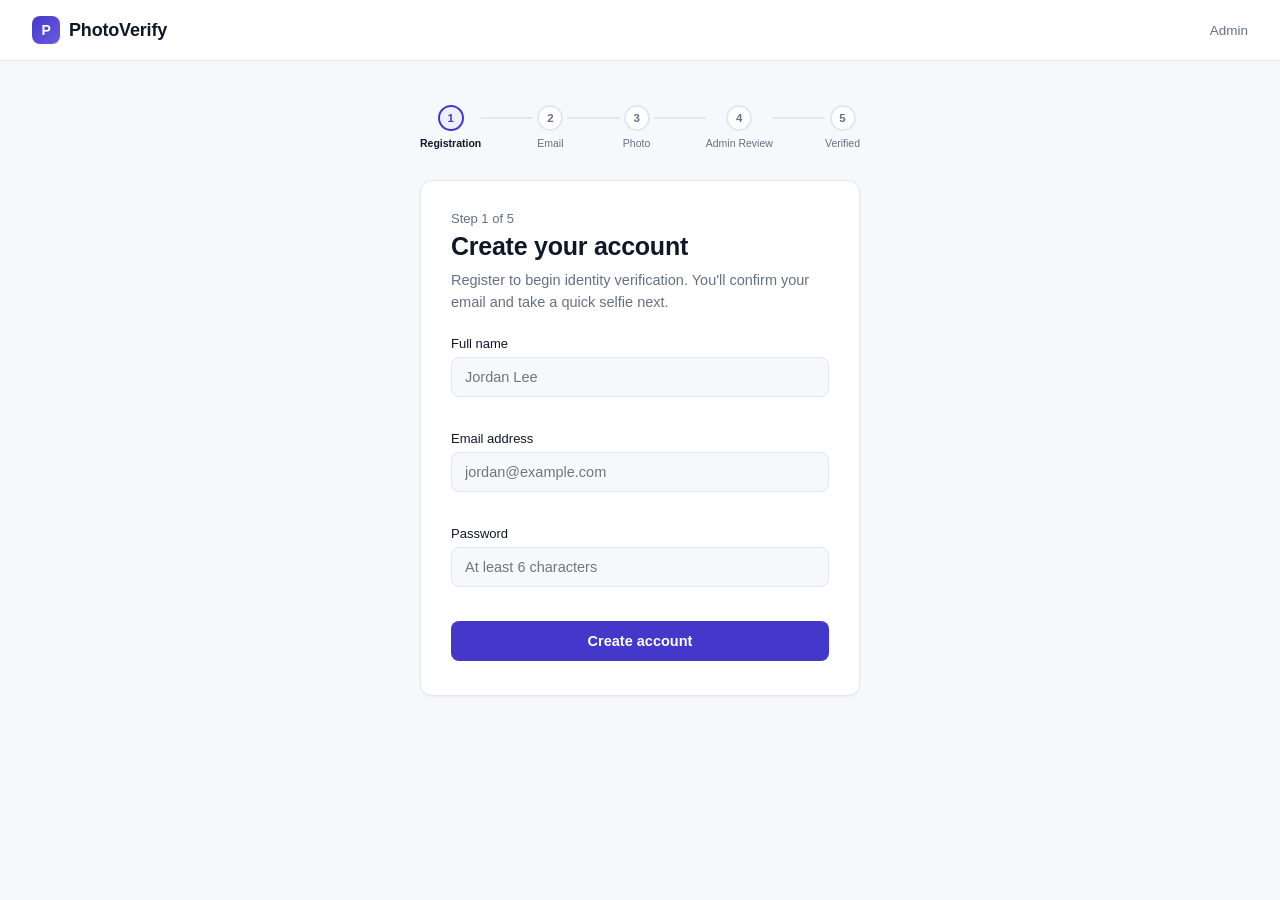
<file: index.html>
<!DOCTYPE html>
<html lang="en">
<head>
<meta charset="UTF-8" />
<meta http-equiv="refresh" content="0; url=register.html" />
<title>PhotoVerify</title>
</head>
<body>
<p>Redirecting to <a href="register.html">register.html</a>…</p>
</body>
</html>
</file>
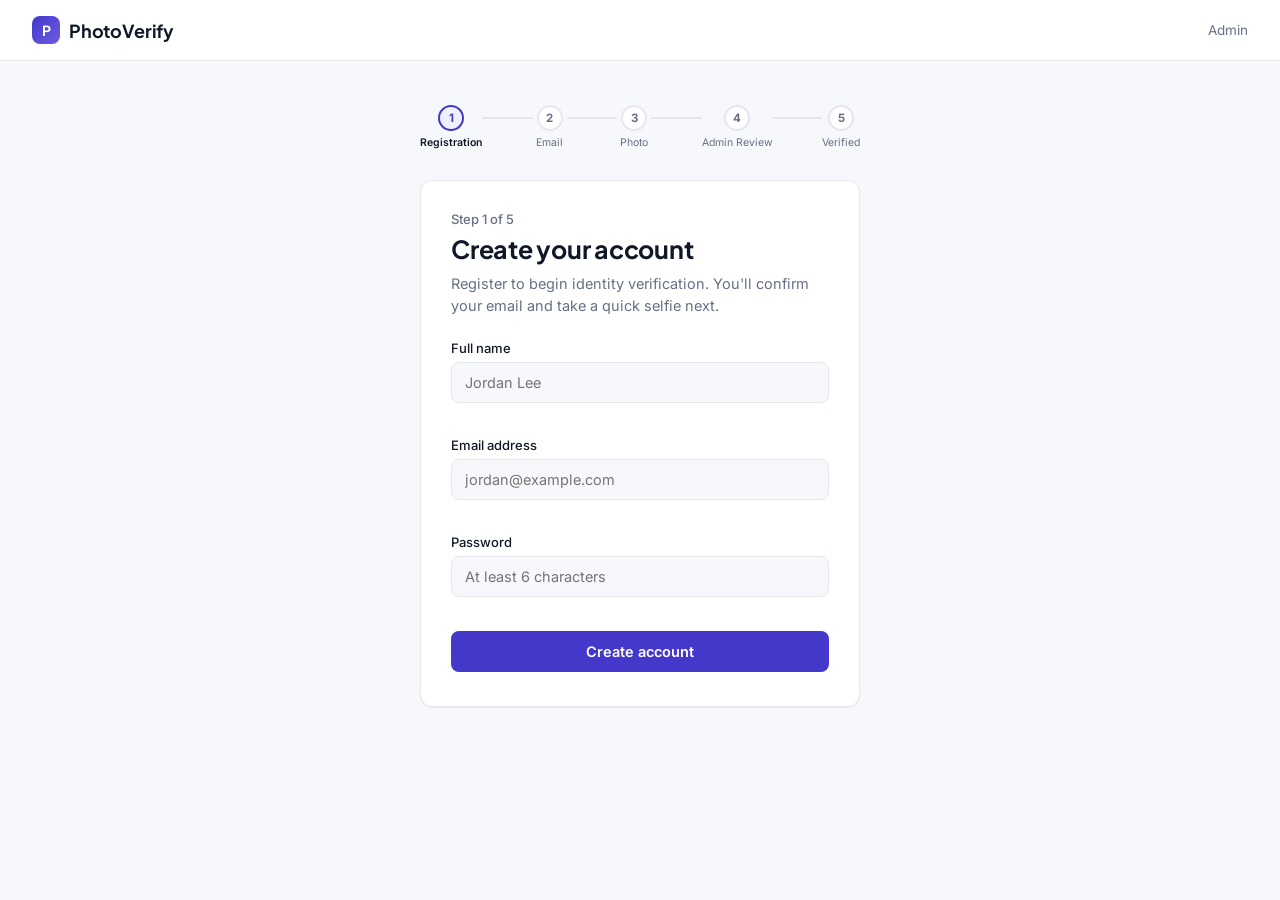
<file: dashboard.html>
<!DOCTYPE html>
<html lang="en">
<head>
<meta charset="UTF-8" />
<meta name="viewport" content="width=device-width, initial-scale=1.0" />
<title>Dashboard — PhotoVerify</title>
<link rel="stylesheet" href="styles.css" />
</head>
<body>

<div class="topbar">
  <div class="brand"><span class="logo-mark">P</span>PhotoVerify</div>
  <nav>
    <span class="user-chip" id="userChip"></span>
    <a href="admin.html">Admin</a>
    <a href="#" id="logoutLink">Log out</a>
  </nav>
</div>

<div class="dash-wrap">
  <div class="dash-header">
    <h1 id="greeting">Welcome</h1>
    <p id="subGreeting">Here's your verification status and account access.</p>
  </div>

  <div class="stat-grid">
    <div class="stat-card">
      <div class="stat-label">Email Verified</div>
      <div class="stat-value"><span class="badge yes">Yes</span></div>
    </div>
    <div class="stat-card">
      <div class="stat-label">Photo Verified</div>
      <div class="stat-value" id="photoStat"></div>
    </div>
    <div class="stat-card">
      <div class="stat-label">Manual Verified</div>
      <div class="stat-value" id="manualStat"></div>
    </div>
  </div>

  <div id="panelArea"></div>
</div>

<script src="store.js"></script>
<script src="progress.js"></script>
<script>
  function badgeHTML(isYes) {
    return `<span class="badge ${isYes ? "yes" : "no"}">${isYes ? "✓ Yes" : "No"}</span>`;
  }

  function render() {
    const user = Store.getCurrentUser();
    if (!user) { window.location.href = "register.html"; return; }
    if (!user.emailVerified) { window.location.href = "email-verify.html"; return; }
    if (!user.selfie) { window.location.href = "verify.html"; return; }

    // The dashboard is protected: unverified users are redirected back to the
    // pending screen rather than seeing any dashboard content.
    const fullyVerified = Store.isFullyVerified(user);
    if (!fullyVerified) {
      window.location.href = "pending.html";
      return;
    }

    document.getElementById("userChip").textContent = user.name;
    document.getElementById("greeting").textContent = "Welcome, " + user.name.split(" ")[0];
    document.getElementById("photoStat").innerHTML = badgeHTML(user.photoVerified === true);
    document.getElementById("manualStat").innerHTML = badgeHTML(user.manualVerified === true);
    document.getElementById("subGreeting").textContent = "You're verified. Full website access is unlocked.";

    document.getElementById("panelArea").innerHTML = `
      <div class="unlocked-panel">
        <span class="badge verified" style="margin-bottom:12px;">✓ Verified — Full Website Access</span>
        <h3 style="margin:4px 0 4px; font-size:19px;">Everything is unlocked</h3>
        <p style="color:var(--ink-soft); font-size:14px; margin:0;">Your identity has been confirmed by both the automated photo check and a manual admin review.</p>
        <div class="feature-grid">
          <div class="feature-tile"><div class="feature-glyph">💳</div><div class="feature-name">Payments</div></div>
          <div class="feature-tile"><div class="feature-glyph">📁</div><div class="feature-name">Private files</div></div>
          <div class="feature-tile"><div class="feature-glyph">💬</div><div class="feature-name">Messaging</div></div>
          <div class="feature-tile"><div class="feature-glyph">📊</div><div class="feature-name">Analytics</div></div>
          <div class="feature-tile"><div class="feature-glyph">⚙️</div><div class="feature-name">Settings</div></div>
          <div class="feature-tile"><div class="feature-glyph">🔐</div><div class="feature-name">Security</div></div>
        </div>
      </div>
    `;
  }

  document.getElementById("logoutLink").addEventListener("click", (e) => {
    e.preventDefault();
    Store.logout();
    window.location.href = "register.html";
  });

  render();
</script>

</body>
</html>
</file>
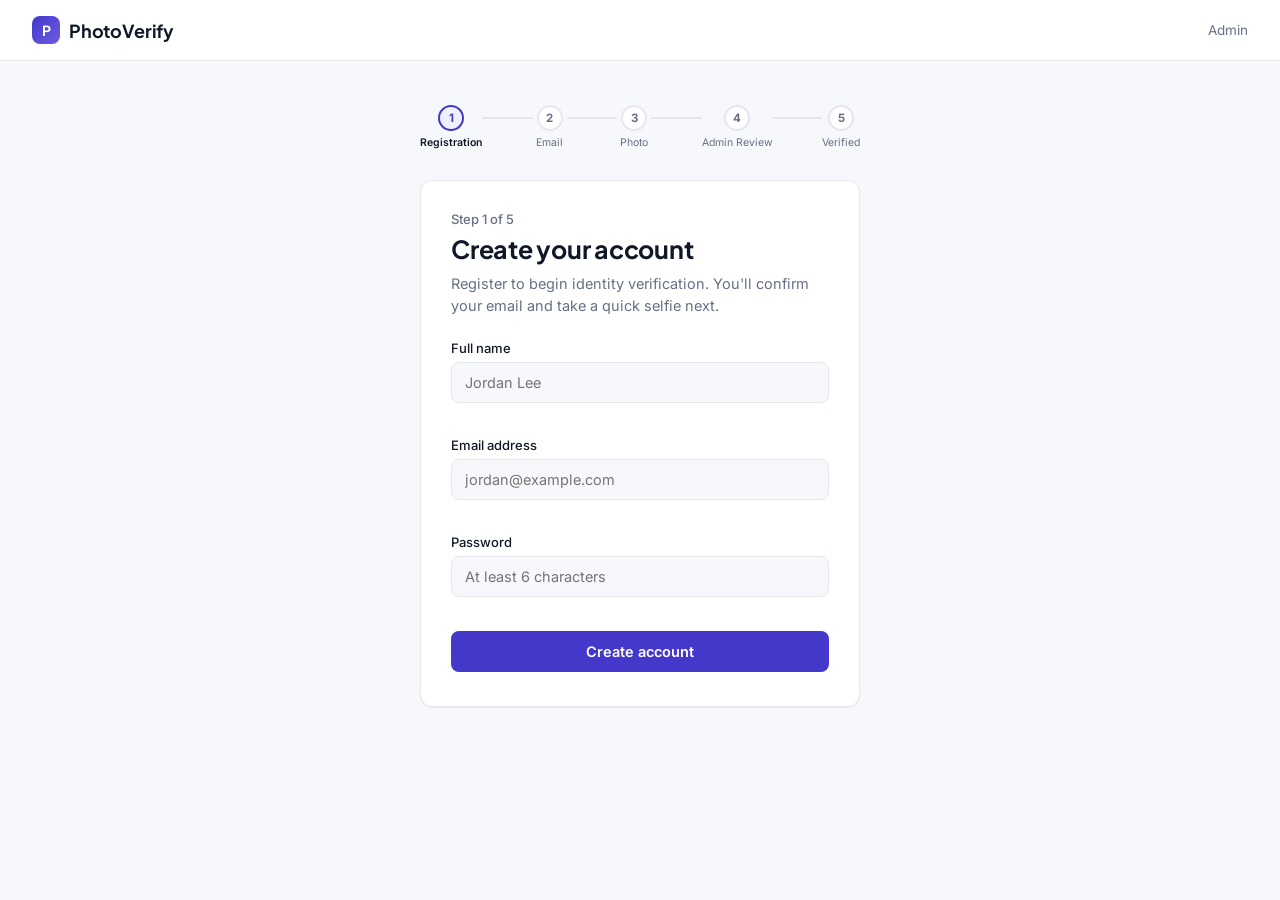
<file: email-verify.html>
<!DOCTYPE html>
<html lang="en">
<head>
<meta charset="UTF-8" />
<meta name="viewport" content="width=device-width, initial-scale=1.0" />
<title>Verify your email — PhotoVerify</title>
<link rel="stylesheet" href="styles.css" />
</head>
<body>

<div class="topbar">
  <div class="brand"><span class="logo-mark">P</span>PhotoVerify</div>
  <nav>
    <span class="user-chip" id="userChip"></span>
    <a href="admin.html">Admin</a>
  </nav>
</div>

<div class="page">
  <div class="stage">
    <div class="pstep-wrap" id="progressBar"></div>
    <div class="card">
      <p class="eyebrow-line">Step 2 of 5</p>
      <h1 class="title">Verify your email</h1>
      <p class="lede" id="ledeText">We've sent a confirmation link to your inbox. In this demo, just click the button below to simulate confirming it.</p>

      <div class="info-banner">
        <span>✉️</span>
        <span id="emailLine">Confirming email for you.</span>
      </div>

      <button id="verifyBtn" class="btn btn-primary">Verify Email</button>
    </div>
  </div>
</div>

<script src="store.js"></script>
<script src="progress.js"></script>
<script>
  const user = Store.getCurrentUser();
  if (!user) {
    window.location.href = "register.html";
  } else if (user.emailVerified) {
    window.location.href = pageForStatus(Store.getStatus(user));
  } else {
    document.getElementById("userChip").textContent = user.name;
    document.getElementById("emailLine").textContent = "Confirmation link sent to " + user.email;
  }

  renderProgress(1);

  const verifyBtn = document.getElementById("verifyBtn");
  verifyBtn.addEventListener("click", () => {
    verifyBtn.disabled = true;
    verifyBtn.textContent = "Verifying…";
    setTimeout(() => {
      Store.verifyEmail(user.id);
      window.location.href = "verify.html";
    }, 500);
  });
</script>

</body>
</html>
</file>
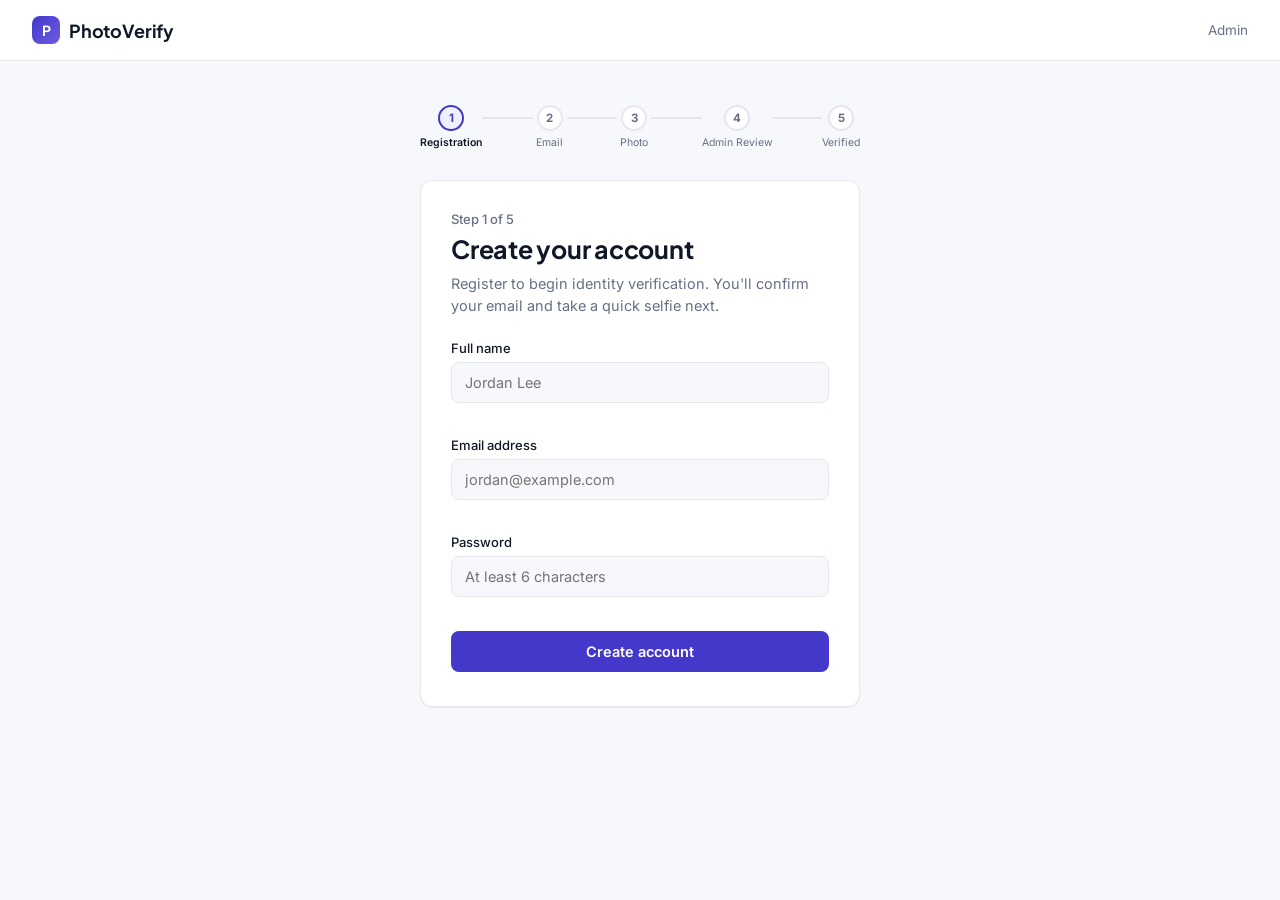
<file: pending.html>
<!DOCTYPE html>
<html lang="en">
<head>
<meta charset="UTF-8" />
<meta name="viewport" content="width=device-width, initial-scale=1.0" />
<title>Verification pending — PhotoVerify</title>
<link rel="stylesheet" href="styles.css" />
</head>
<body>

<div class="topbar">
  <div class="brand"><span class="logo-mark">P</span>PhotoVerify</div>
  <nav>
    <span class="user-chip" id="userChip"></span>
    <a href="admin.html">Admin</a>
    <a href="#" id="logoutLink">Log out</a>
  </nav>
</div>

<div class="page center">
  <div class="stage">
    <div class="pstep-wrap" id="progressBar"></div>
    <div class="card">
      <div class="status-icon pending">⏳</div>
      <h1 class="title">Verification Pending</h1>
      <p class="lede" id="ledeText">Thanks — we've received your selfie. An admin needs to complete a manual review before your account is fully verified.</p>

      <ul class="checklist">
        <li><span>Email Verified</span><span class="badge yes">Yes</span></li>
        <li><span>Photo Verified</span><span class="badge" id="photoBadge">—</span></li>
        <li><span>Manual Verified</span><span class="badge" id="manualBadge">—</span></li>
      </ul>

      <div class="access-banner locked">Your dashboard stays locked until both checks are approved.</div>
    </div>
    <p style="text-align:center; font-size:13px; color:var(--ink-soft); margin-top:16px;">
      This page updates once an admin reviews your selfie. <a href="#" id="refreshLink">Refresh status</a>
    </p>
  </div>
</div>

<script src="store.js"></script>
<script src="progress.js"></script>
<script>
  function render() {
    const user = Store.getCurrentUser();
    if (!user) { window.location.href = "register.html"; return; }
    if (!user.emailVerified) { window.location.href = "email-verify.html"; return; }
    if (!user.selfie) { window.location.href = "verify.html"; return; }

    const status = Store.getStatus(user);
    if (status === "verified") { window.location.href = "dashboard.html"; return; }

    document.getElementById("userChip").textContent = user.name;
    renderProgress(stepIndexForStatus(status));

    const photoDone = user.photoVerified === true;
    const manualDone = user.manualVerified === true;

    const photoBadge = document.getElementById("photoBadge");
    photoBadge.textContent = photoDone ? "Yes" : "No";
    photoBadge.className = "badge " + (photoDone ? "yes" : "no");

    const manualBadge = document.getElementById("manualBadge");
    manualBadge.textContent = manualDone ? "Yes" : "No";
    manualBadge.className = "badge " + (manualDone ? "yes" : "no");
  }

  document.getElementById("refreshLink").addEventListener("click", (e) => {
    e.preventDefault();
    render();
  });
  document.getElementById("logoutLink").addEventListener("click", (e) => {
    e.preventDefault();
    Store.logout();
    window.location.href = "register.html";
  });

  render();
</script>

</body>
</html>
</file>
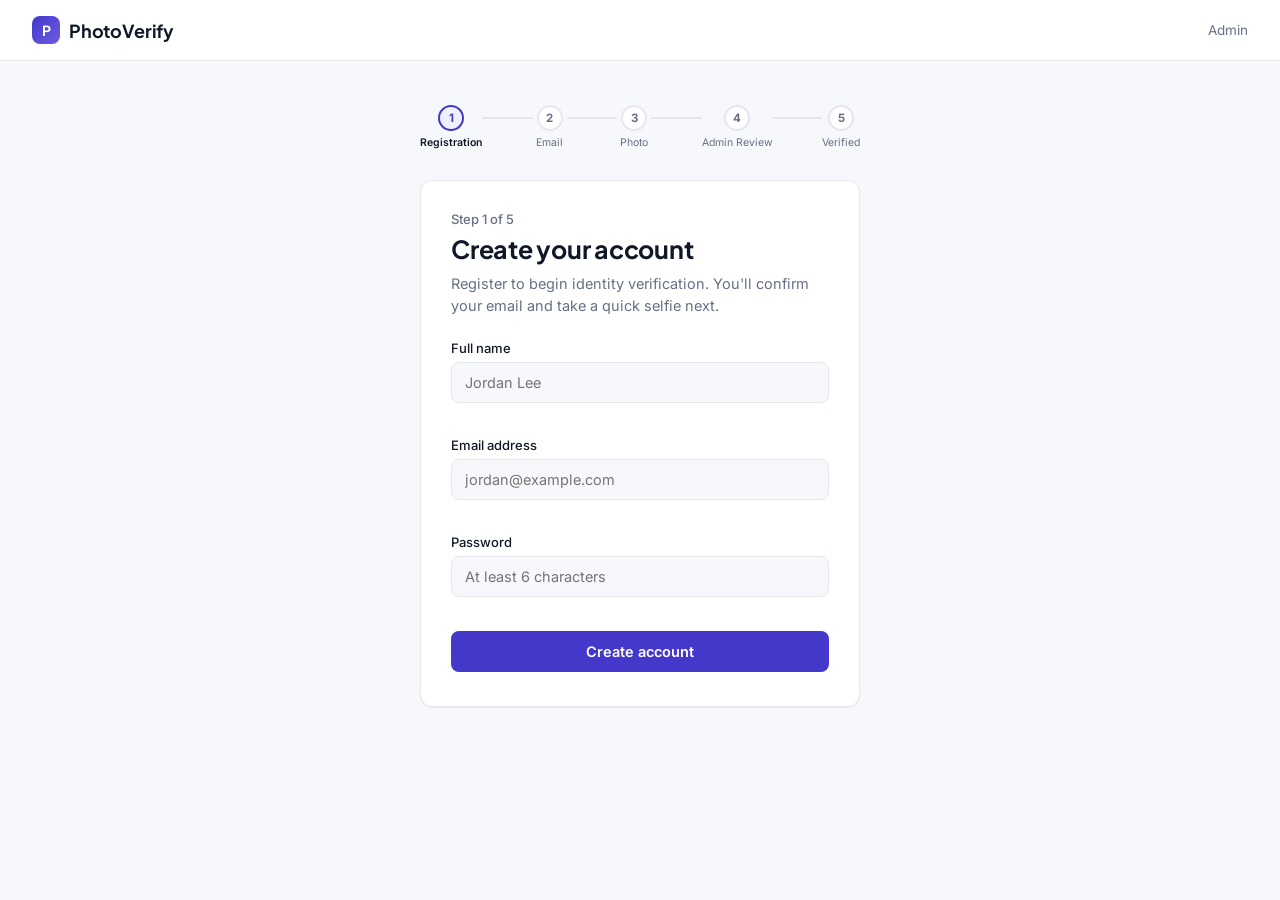
<file: register.html>
<!DOCTYPE html>
<html lang="en">
<head>
<meta charset="UTF-8" />
<meta name="viewport" content="width=device-width, initial-scale=1.0" />
<title>Register — PhotoVerify</title>
<link rel="stylesheet" href="styles.css" />
</head>
<body>

<div class="topbar">
  <div class="brand"><span class="logo-mark">P</span>PhotoVerify</div>
  <nav><a href="admin.html">Admin</a></nav>
</div>

<div class="page">
  <div class="stage">
    <div class="pstep-wrap" id="progressBar"></div>
    <div class="card">
      <p class="eyebrow-line">Step 1 of 5</p>
      <h1 class="title">Create your account</h1>
      <p class="lede">Register to begin identity verification. You'll confirm your email and take a quick selfie next.</p>

      <div class="form-error" id="formError"></div>

      <form id="registerForm">
        <div class="field-group">
          <label for="name">Full name</label>
          <input type="text" id="name" placeholder="Jordan Lee" autocomplete="name" />
          <div class="field-error" id="nameError"></div>
        </div>
        <div class="field-group">
          <label for="email">Email address</label>
          <input type="email" id="email" placeholder="jordan@example.com" autocomplete="email" />
          <div class="field-error" id="emailError"></div>
        </div>
        <div class="field-group">
          <label for="password">Password</label>
          <input type="password" id="password" placeholder="At least 6 characters" autocomplete="new-password" />
          <div class="field-error" id="passwordError"></div>
        </div>
        <button type="submit" class="btn btn-primary">Create account</button>
      </form>
    </div>
  </div>
</div>

<script src="store.js"></script>
<script src="progress.js"></script>
<script>
  renderProgress(0);

  // If already mid-flow, skip straight to the right step
  const existing = Store.getCurrentUser();
  if (existing) {
    window.location.href = pageForStatus(Store.getStatus(existing));
  }

  const form = document.getElementById("registerForm");
  const formError = document.getElementById("formError");

  function clearErrors() {
    formError.classList.remove("show");
    formError.textContent = "";
    document.querySelectorAll(".field-error").forEach((el) => (el.textContent = ""));
  }

  form.addEventListener("submit", function (e) {
    e.preventDefault();
    clearErrors();

    const name = document.getElementById("name").value.trim();
    const email = document.getElementById("email").value.trim();
    const password = document.getElementById("password").value;
    let hasError = false;

    if (!name) {
      document.getElementById("nameError").textContent = "Please enter your full name.";
      hasError = true;
    }
    if (!email || !/^[^\s@]+@[^\s@]+\.[^\s@]+$/.test(email)) {
      document.getElementById("emailError").textContent = "Please enter a valid email address.";
      hasError = true;
    }
    if (!password || password.length < 6) {
      document.getElementById("passwordError").textContent = "Password must be at least 6 characters.";
      hasError = true;
    }
    if (hasError) return;

    const result = Store.register(name, email, password);
    if (result.error) {
      formError.textContent = result.error;
      formError.classList.add("show");
      return;
    }
    window.location.href = "email-verify.html";
  });
</script>

</body>
</html>
</file>
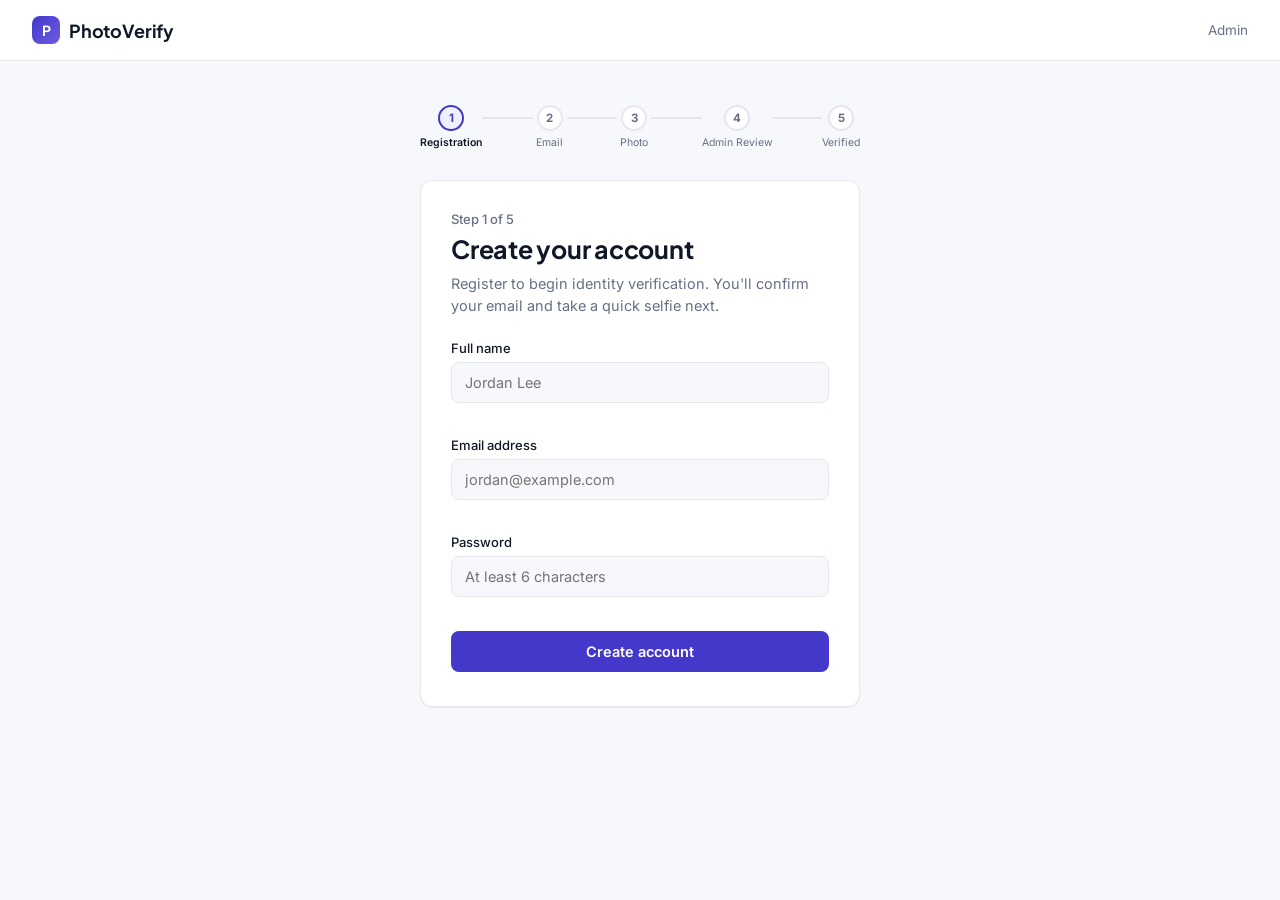
<file: verify.html>
<!DOCTYPE html>
<html lang="en">
<head>
<meta charset="UTF-8" />
<meta name="viewport" content="width=device-width, initial-scale=1.0" />
<title>Photo verification — PhotoVerify</title>
<link rel="stylesheet" href="styles.css" />
</head>
<body>

<div class="topbar">
  <div class="brand"><span class="logo-mark">P</span>PhotoVerify</div>
  <nav>
    <span class="user-chip" id="userChip"></span>
    <a href="admin.html">Admin</a>
  </nav>
</div>

<div class="page">
  <div class="stage">
    <div class="pstep-wrap" id="progressBar"></div>
    <div class="card">
      <p class="eyebrow-line">Step 3 of 5</p>
      <h1 class="title">Take a verification selfie</h1>

      <div class="instruction-banner">
        <span>👍</span>
        <span>Please take a selfie showing a thumbs up. Make sure your face and hand are both clearly visible in the frame.</span>
      </div>

      <div id="errorBox" class="error-box" style="display:none;"></div>

      <div class="frame-wrap" id="frameWrap">
        <div class="frame-idle" id="frameIdle">
          <span class="camera-glyph">📷</span>
          <span>Camera is off. Click "Start Camera" below to begin.</span>
        </div>
        <video id="video" autoplay playsinline muted style="display:none;"></video>
        <canvas id="canvas" style="display:none;"></canvas>
        <img id="previewImg" style="display:none;" alt="Captured selfie preview" />
        <div class="frame-notch" id="frameNotch" style="display:none;"></div>
        <div class="camera-status" id="cameraStatus" style="display:none;"></div>
      </div>

      <div id="startControls">
        <button id="startBtn" class="btn btn-primary">Start Camera</button>
      </div>

      <div id="captureControls" style="display:none;">
        <button id="captureBtn" class="btn btn-primary">Capture Selfie</button>
      </div>

      <div id="previewControls" class="btn-row" style="display:none;">
        <button id="retakeBtn" class="btn btn-ghost">Retake</button>
        <button id="submitBtn" class="btn btn-teal">Submit for Verification</button>
      </div>
    </div>
  </div>
</div>

<script src="store.js"></script>
<script src="progress.js"></script>
<script>
  const currentUser = Store.getCurrentUser();
  if (!currentUser) {
    window.location.href = "register.html";
  } else if (!currentUser.emailVerified) {
    window.location.href = "email-verify.html";
  } else if (currentUser.selfie) {
    window.location.href = pageForStatus(Store.getStatus(currentUser));
  } else {
    document.getElementById("userChip").textContent = currentUser.name;
  }

  renderProgress(2);

  const video = document.getElementById("video");
  const canvas = document.getElementById("canvas");
  const previewImg = document.getElementById("previewImg");
  const frameIdle = document.getElementById("frameIdle");
  const frameNotch = document.getElementById("frameNotch");
  const cameraStatus = document.getElementById("cameraStatus");
  const errorBox = document.getElementById("errorBox");

  const startControls = document.getElementById("startControls");
  const captureControls = document.getElementById("captureControls");
  const previewControls = document.getElementById("previewControls");
  const startBtn = document.getElementById("startBtn");
  const captureBtn = document.getElementById("captureBtn");
  const retakeBtn = document.getElementById("retakeBtn");
  const submitBtn = document.getElementById("submitBtn");

  let stream = null;
  let capturedDataUrl = null;

  function showError(msg) {
    errorBox.style.display = "block";
    errorBox.innerHTML = msg + '<br><span class="retry-link" id="retryLink">Try again</span>';
    document.getElementById("retryLink").addEventListener("click", () => {
      errorBox.style.display = "none";
      startCamera();
    });
  }
  function hideError() { errorBox.style.display = "none"; }

  async function startCamera() {
    hideError();
    startBtn.disabled = true;
    startBtn.textContent = "Requesting camera access…";

    if (!navigator.mediaDevices || !navigator.mediaDevices.getUserMedia) {
      showError("Your browser doesn't support camera access. Please try a recent version of Chrome, Safari, or Edge.");
      startBtn.disabled = false;
      startBtn.textContent = "Start Camera";
      return;
    }

    try {
      stream = await navigator.mediaDevices.getUserMedia({ video: { facingMode: "user" }, audio: false });
      video.srcObject = stream;
      frameIdle.style.display = "none";
      video.style.display = "block";
      frameNotch.style.display = "block";
      cameraStatus.style.display = "block";
      cameraStatus.textContent = "Center your face and hand, then capture";
      startControls.style.display = "none";
      captureControls.style.display = "block";
    } catch (err) {
      let msg;
      if (err.name === "NotAllowedError" || err.name === "PermissionDeniedError") {
        msg = "Camera permission was denied. Please allow camera access in your browser's site settings and try again.";
      } else if (err.name === "NotFoundError" || err.name === "DevicesNotFoundError") {
        msg = "No camera was found on this device. Please connect a camera and try again.";
      } else if (err.name === "NotReadableError") {
        msg = "Your camera is already in use by another app. Please close it and try again.";
      } else {
        msg = "We couldn't access your camera. Please check your permissions and try again.";
      }
      showError(msg);
      startBtn.disabled = false;
      startBtn.textContent = "Start Camera";
    }
  }

  function stopCamera() {
    if (stream) { stream.getTracks().forEach((t) => t.stop()); stream = null; }
  }

  startBtn.addEventListener("click", startCamera);

  captureBtn.addEventListener("click", () => {
    const w = video.videoWidth;
    const h = video.videoHeight;
    canvas.width = w;
    canvas.height = h;
    const ctx = canvas.getContext("2d");
    ctx.translate(w, 0);
    ctx.scale(-1, 1);
    ctx.drawImage(video, 0, 0, w, h);
    capturedDataUrl = canvas.toDataURL("image/jpeg", 0.92);

    previewImg.src = capturedDataUrl;
    video.style.display = "none";
    previewImg.style.display = "block";
    cameraStatus.style.display = "none";
    captureControls.style.display = "none";
    previewControls.style.display = "flex";
    stopCamera();
  });

  retakeBtn.addEventListener("click", () => {
    capturedDataUrl = null;
    previewImg.style.display = "none";
    previewControls.style.display = "none";
    frameNotch.style.display = "none";
    frameIdle.style.display = "flex";
    startControls.style.display = "block";
    startBtn.disabled = false;
    startBtn.textContent = "Start Camera";
  });

  submitBtn.addEventListener("click", () => {
    if (!capturedDataUrl) return;
    submitBtn.disabled = true;
    retakeBtn.disabled = true;
    submitBtn.textContent = "Submitting…";
    Store.saveSelfie(currentUser.id, capturedDataUrl);
    window.location.href = "pending.html";
  });

  window.addEventListener("beforeunload", stopCamera);
</script>

</body>
</html>
</file>
<file: styles.css>
@import url('https://fonts.googleapis.com/css2?family=Plus+Jakarta+Sans:wght@500;600;700;800&family=Inter:wght@400;500;600&display=swap');

:root {
  --ink: #101828;
  --ink-soft: #667085;
  --paper: #F7F8FB;
  --card: #FFFFFF;
  --border: #E4E7EC;
  --primary: #4338CA;
  --primary-hover: #362E9E;
  --primary-bg: #EEF0FD;
  --teal: #067647;
  --teal-bg: #ECFDF3;
  --amber: #B45309;
  --amber-bg: #FEF6E7;
  --red: #DC2626;
  --red-bg: #FEF2F2;
  --focus: #4338CA;
  --radius: 12px;
  --shadow-sm: 0 1px 2px rgba(16, 24, 40, 0.05);
  --shadow-md: 0 4px 12px rgba(16, 24, 40, 0.06);
}

* { box-sizing: border-box; }

html, body {
  margin: 0;
  padding: 0;
  background: var(--paper);
  color: var(--ink);
  font-family: 'Inter', -apple-system, BlinkMacSystemFont, 'Segoe UI', sans-serif;
  -webkit-font-smoothing: antialiased;
}

h1, h2, h3, .brand {
  font-family: 'Plus Jakarta Sans', 'Inter', sans-serif;
  letter-spacing: -0.01em;
}

a { color: inherit; }

/* ---------- Top bar ---------- */
.topbar {
  display: flex;
  align-items: center;
  justify-content: space-between;
  padding: 16px 32px;
  border-bottom: 1px solid var(--border);
  background: var(--card);
  flex-wrap: wrap;
  gap: 10px;
  position: sticky;
  top: 0;
  z-index: 10;
}
.brand {
  font-size: 18px;
  font-weight: 700;
  display: flex;
  align-items: center;
  gap: 9px;
}
.brand .logo-mark {
  width: 28px;
  height: 28px;
  border-radius: 8px;
  background: linear-gradient(135deg, var(--primary), #6D5CE0);
  display: flex;
  align-items: center;
  justify-content: center;
  color: #fff;
  font-size: 14px;
  flex-shrink: 0;
}
.topbar nav { display: flex; align-items: center; gap: 18px; flex-wrap: wrap; }
.topbar nav a { font-size: 13.5px; text-decoration: none; color: var(--ink-soft); }
.topbar nav a:hover { color: var(--ink); }
.user-chip {
  font-size: 13px;
  color: var(--ink-soft);
  background: var(--paper);
  border: 1px solid var(--border);
  padding: 5px 10px;
  border-radius: 100px;
}

/* ---------- Page shell ---------- */
.page {
  min-height: calc(100vh - 65px);
  display: flex;
  align-items: flex-start;
  justify-content: center;
  padding: 44px 16px;
}
.page.center { align-items: center; }
.stage { width: 100%; max-width: 440px; }
.stage.wide { max-width: 1080px; }

.card {
  background: var(--card);
  border: 1px solid var(--border);
  border-radius: var(--radius);
  padding: 30px 30px 34px;
  box-shadow: var(--shadow-sm);
}
@media (max-width: 480px) {
  .card { padding: 22px 18px 26px; }
  .page { padding: 24px 12px; }
}

.eyebrow-line { font-size: 13px; color: var(--ink-soft); margin: 0 0 6px; font-weight: 500; }
h1.title { font-size: 25px; margin: 0 0 8px; font-weight: 700; }
p.lede { color: var(--ink-soft); font-size: 14.5px; line-height: 1.55; margin: 0 0 22px; }

/* ---------- Progress stepper ---------- */
.pstep-wrap {
  display: flex;
  align-items: flex-start;
  margin-bottom: 30px;
}
.pstep {
  display: flex;
  flex-direction: column;
  align-items: center;
  gap: 6px;
  min-width: 34px;
}
.pstep-dot {
  width: 26px;
  height: 26px;
  border-radius: 50%;
  background: var(--card);
  border: 2px solid var(--border);
  color: var(--ink-soft);
  font-size: 11.5px;
  font-weight: 700;
  display: flex;
  align-items: center;
  justify-content: center;
  flex-shrink: 0;
}
.pstep.active .pstep-dot { border-color: var(--primary); color: var(--primary); background: var(--primary-bg); }
.pstep.done .pstep-dot { border-color: var(--teal); background: var(--teal); color: #fff; }
.pstep-label {
  font-size: 10.5px;
  color: var(--ink-soft);
  text-align: center;
  white-space: nowrap;
  max-width: 70px;
  line-height: 1.2;
}
.pstep.active .pstep-label { color: var(--ink); font-weight: 600; }
.pstep.done .pstep-label { color: var(--teal); font-weight: 600; }
.pstep-line { flex: 1; height: 2px; background: var(--border); margin-top: 12px; }
.pstep-line.done { background: var(--teal); }

@media (max-width: 480px) {
  .pstep-label { font-size: 9px; max-width: 52px; }
}

/* ---------- Forms ---------- */
.field-group { margin-bottom: 4px; }
label { display: block; font-size: 13px; font-weight: 500; margin-bottom: 6px; color: var(--ink); }
input[type="text"], input[type="email"], input[type="password"] {
  width: 100%;
  padding: 11px 13px;
  border: 1px solid var(--border);
  border-radius: 8px;
  font-size: 14.5px;
  font-family: inherit;
  margin-bottom: 6px;
  background: var(--paper);
  color: var(--ink);
}
input:focus { outline: 2px solid var(--focus); outline-offset: 1px; background: var(--card); }
.field-error { color: var(--red); font-size: 12.5px; min-height: 16px; margin-bottom: 12px; }

button { font-family: inherit; cursor: pointer; }
.btn {
  width: 100%;
  padding: 12px 16px;
  border-radius: 8px;
  border: none;
  font-size: 14.5px;
  font-weight: 600;
  display: flex;
  align-items: center;
  justify-content: center;
  gap: 8px;
}
.btn-primary { background: var(--primary); color: #fff; }
.btn-primary:hover { background: var(--primary-hover); }
.btn-primary:disabled { background: #C7C9EF; cursor: not-allowed; }
.btn-ghost { background: transparent; color: var(--ink); border: 1px solid var(--border); }
.btn-ghost:hover { background: var(--paper); }
.btn-teal { background: var(--teal); color: #fff; }
.btn-teal:hover { background: #05532F; }
.btn-teal:disabled { background: #A7D9BE; cursor: not-allowed; }
.btn-row { display: flex; gap: 10px; margin-top: 16px; }
.btn-row .btn { margin-top: 0; }

.form-error {
  background: var(--red-bg); color: var(--red); border: 1px solid #F6CDCD;
  border-radius: 8px; padding: 11px 13px; font-size: 13.5px; margin-bottom: 16px; display: none;
}
.form-error.show { display: block; }

/* ---------- Instruction / info banners ---------- */
.instruction-banner {
  display: flex; align-items: flex-start; gap: 10px;
  background: var(--amber-bg); color: #7A4A08; border: 1px solid #F5DFB2;
  border-radius: 8px; padding: 12px 14px; font-size: 14px; line-height: 1.45; margin-bottom: 20px;
}
.info-banner {
  display: flex; align-items: flex-start; gap: 10px;
  background: var(--primary-bg); color: #362E9E; border: 1px solid #D6D3F7;
  border-radius: 8px; padding: 12px 14px; font-size: 14px; line-height: 1.45; margin-bottom: 20px;
}

/* ---------- Camera / photo frame ---------- */
.frame-wrap {
  position: relative; width: 100%; aspect-ratio: 3 / 4; border-radius: 12px; overflow: hidden;
  background: #10121A; margin-bottom: 18px; display: flex; align-items: center; justify-content: center;
}
.frame-wrap video, .frame-wrap img, .frame-wrap canvas { width: 100%; height: 100%; object-fit: cover; display: block; }
.frame-idle {
  color: rgba(255,255,255,0.7); text-align: center; font-size: 13.5px; padding: 0 24px;
  display: flex; flex-direction: column; align-items: center; gap: 10px;
}
.frame-idle .camera-glyph { font-size: 34px; }
.frame-notch { position: absolute; inset: 0; pointer-events: none; border: 2px solid rgba(255,255,255,0.5); border-radius: 12px; }
.frame-notch::before, .frame-notch::after { content: ""; position: absolute; width: 26px; height: 26px; border-color: var(--primary); border-style: solid; }
.frame-notch::before { top: -2px; left: -2px; border-width: 4px 0 0 4px; border-top-left-radius: 10px; }
.frame-notch::after { bottom: -2px; right: -2px; border-width: 0 4px 4px 0; border-bottom-right-radius: 10px; }
.camera-status { text-align: center; color: #fff; font-size: 13px; position: absolute; bottom: 12px; left: 0; right: 0; }

.error-box {
  background: var(--red-bg); color: var(--red); border: 1px solid #F6CDCD; border-radius: 8px;
  padding: 12px 14px; font-size: 13.5px; margin-bottom: 18px; line-height: 1.5;
}
.error-box .retry-link { display: inline-block; margin-top: 6px; font-weight: 600; text-decoration: underline; cursor: pointer; }

/* ---------- Status icon / badges ---------- */
.status-icon {
  width: 54px; height: 54px; border-radius: 50%; display: flex; align-items: center;
  justify-content: center; margin-bottom: 18px; font-size: 22px;
}
.status-icon.pending { background: var(--amber-bg); color: var(--amber); }
.status-icon.verified { background: var(--teal-bg); color: var(--teal); }

.badge { font-size: 12px; font-weight: 700; padding: 4px 11px; border-radius: 100px; display: inline-flex; align-items: center; gap: 5px; }
.badge.yes { background: var(--teal-bg); color: var(--teal); }
.badge.no { background: var(--amber-bg); color: var(--amber); }
.badge.verified { background: var(--teal-bg); color: var(--teal); }
.badge.pending { background: var(--amber-bg); color: var(--amber); }

.checklist { list-style: none; padding: 0; margin: 20px 0 0; border-top: 1px solid var(--border); }
.checklist li { display: flex; align-items: center; justify-content: space-between; padding: 14px 0; border-bottom: 1px solid var(--border); font-size: 14.5px; }

.access-banner { margin-top: 22px; border-radius: 8px; padding: 14px 16px; font-size: 14px; font-weight: 500; }
.access-banner.locked { background: var(--amber-bg); color: #7A4A08; }
.access-banner.open { background: var(--teal-bg); color: var(--teal); }

/* ---------- Dashboard ---------- */
.dash-wrap { max-width: 900px; margin: 0 auto; padding: 36px 20px 60px; }
.dash-header { margin-bottom: 24px; }
.dash-header h1 { font-size: 26px; margin: 0 0 6px; font-weight: 700; }
.dash-header p { color: var(--ink-soft); font-size: 14.5px; margin: 0; }

.stat-grid { display: grid; grid-template-columns: repeat(3, 1fr); gap: 16px; margin-bottom: 28px; }
@media (max-width: 700px) { .stat-grid { grid-template-columns: 1fr; } }
.stat-card {
  background: var(--card); border: 1px solid var(--border); border-radius: var(--radius);
  padding: 20px; box-shadow: var(--shadow-sm);
}
.stat-card .stat-label { font-size: 12.5px; color: var(--ink-soft); font-weight: 500; margin-bottom: 8px; }
.stat-card .stat-value { font-size: 20px; font-weight: 700; display: flex; align-items: center; gap: 8px; }

.locked-panel {
  background: var(--card); border: 1px dashed var(--border); border-radius: var(--radius);
  padding: 48px 24px; text-align: center;
}
.locked-panel .lock-glyph { font-size: 32px; margin-bottom: 12px; }
.locked-panel h3 { margin: 0 0 8px; font-size: 18px; }
.locked-panel p { color: var(--ink-soft); font-size: 14px; margin: 0 0 20px; max-width: 360px; margin-left: auto; margin-right: auto; }

.unlocked-panel {
  background: var(--card); border: 1px solid var(--border); border-radius: var(--radius);
  padding: 32px 24px; box-shadow: var(--shadow-sm);
}
.feature-grid { display: grid; grid-template-columns: repeat(3, 1fr); gap: 14px; margin-top: 20px; }
@media (max-width: 700px) { .feature-grid { grid-template-columns: 1fr 1fr; } }
.feature-tile {
  border: 1px solid var(--border); border-radius: 10px; padding: 16px; text-align: center; background: var(--paper);
}
.feature-tile .feature-glyph { font-size: 22px; margin-bottom: 8px; }
.feature-tile .feature-name { font-size: 13px; font-weight: 600; }

/* ---------- Admin ---------- */
.admin-wrap { max-width: 1100px; margin: 0 auto; padding: 28px 20px 64px; }
.admin-header { display: flex; align-items: baseline; justify-content: space-between; margin-bottom: 6px; flex-wrap: wrap; gap: 8px; }
.admin-sub { color: var(--ink-soft); font-size: 14px; margin: 0 0 22px; }

.admin-stats { display: flex; gap: 12px; margin-bottom: 24px; flex-wrap: wrap; }
.admin-stats .mini-stat {
  background: var(--card); border: 1px solid var(--border); border-radius: 10px;
  padding: 12px 18px; font-size: 13px; color: var(--ink-soft); display: flex; align-items: center; gap: 8px;
}
.admin-stats .mini-stat b { color: var(--ink); font-size: 16px; }

.admin-list { border: 1px solid var(--border); border-radius: var(--radius); overflow: hidden; background: var(--card); }
.admin-row {
  display: grid; grid-template-columns: 56px 1.3fr 0.9fr 0.9fr 0.9fr 1.3fr;
  gap: 14px; align-items: center; padding: 16px 20px; border-bottom: 1px solid var(--border);
}
.admin-row:last-child { border-bottom: none; }
.admin-row.head {
  background: var(--paper); font-size: 11.5px; font-weight: 700; color: var(--ink-soft);
  text-transform: uppercase; letter-spacing: 0.03em; padding: 12px 20px;
}
.thumb { width: 44px; height: 44px; border-radius: 8px; object-fit: cover; background: var(--paper); border: 1px solid var(--border); cursor: pointer; }
.thumb.placeholder { display: flex; align-items: center; justify-content: center; color: var(--ink-soft); font-size: 10px; text-align: center; }
.name-cell { font-size: 14px; font-weight: 600; }
.name-cell .email { display: block; font-size: 12px; color: var(--ink-soft); font-weight: 400; margin-top: 2px; }

.toggle-group { display: flex; gap: 5px; }
.toggle-btn {
  flex: 1; padding: 6px 6px; font-size: 12px; font-weight: 600; border-radius: 6px;
  border: 1px solid var(--border); background: var(--paper); color: var(--ink-soft);
}
.toggle-btn.on.yes-btn { background: var(--teal); border-color: var(--teal); color: #fff; }
.toggle-btn.on.no-btn { background: var(--red); border-color: var(--red); color: #fff; }

.approve-btn {
  padding: 9px 10px; font-size: 12.5px; font-weight: 700; border-radius: 6px; border: none;
  background: var(--primary); color: #fff; width: 100%;
}
.approve-btn:disabled { background: #DCDCF3; color: #9295C4; cursor: not-allowed; }
.approve-btn.done { background: var(--teal-bg); color: var(--teal); }

.empty-state { padding: 56px 20px; text-align: center; color: var(--ink-soft); font-size: 14.5px; }

.lightbox { position: fixed; inset: 0; background: rgba(16,18,26,0.82); display: none; align-items: center; justify-content: center; z-index: 50; padding: 24px; }
.lightbox.open { display: flex; }
.lightbox img { max-width: min(440px, 90vw); max-height: 85vh; border-radius: 10px; }
.lightbox-close { position: absolute; top: 22px; right: 26px; background: rgba(255,255,255,0.15); color: #fff; border: none; width: 36px; height: 36px; border-radius: 50%; font-size: 18px; }

@media (max-width: 760px) {
  .admin-row {
    grid-template-columns: 44px 1fr;
    grid-template-areas: "thumb name" "status status" "toggle1 toggle1" "toggle2 toggle2" "action action";
    row-gap: 8px; padding: 16px;
  }
  .admin-row.head { display: none; }
  .admin-row .thumb { grid-area: thumb; }
  .admin-row .name-cell { grid-area: name; }
  .admin-row > div:nth-child(3) { grid-area: status; }
  .admin-row > div:nth-child(4) { grid-area: toggle1; }
  .admin-row > div:nth-child(5) { grid-area: toggle2; }
  .admin-row > div:nth-child(6) { grid-area: action; }
}

@media (prefers-reduced-motion: reduce) { * { transition: none !important; animation: none !important; } }
</file>
